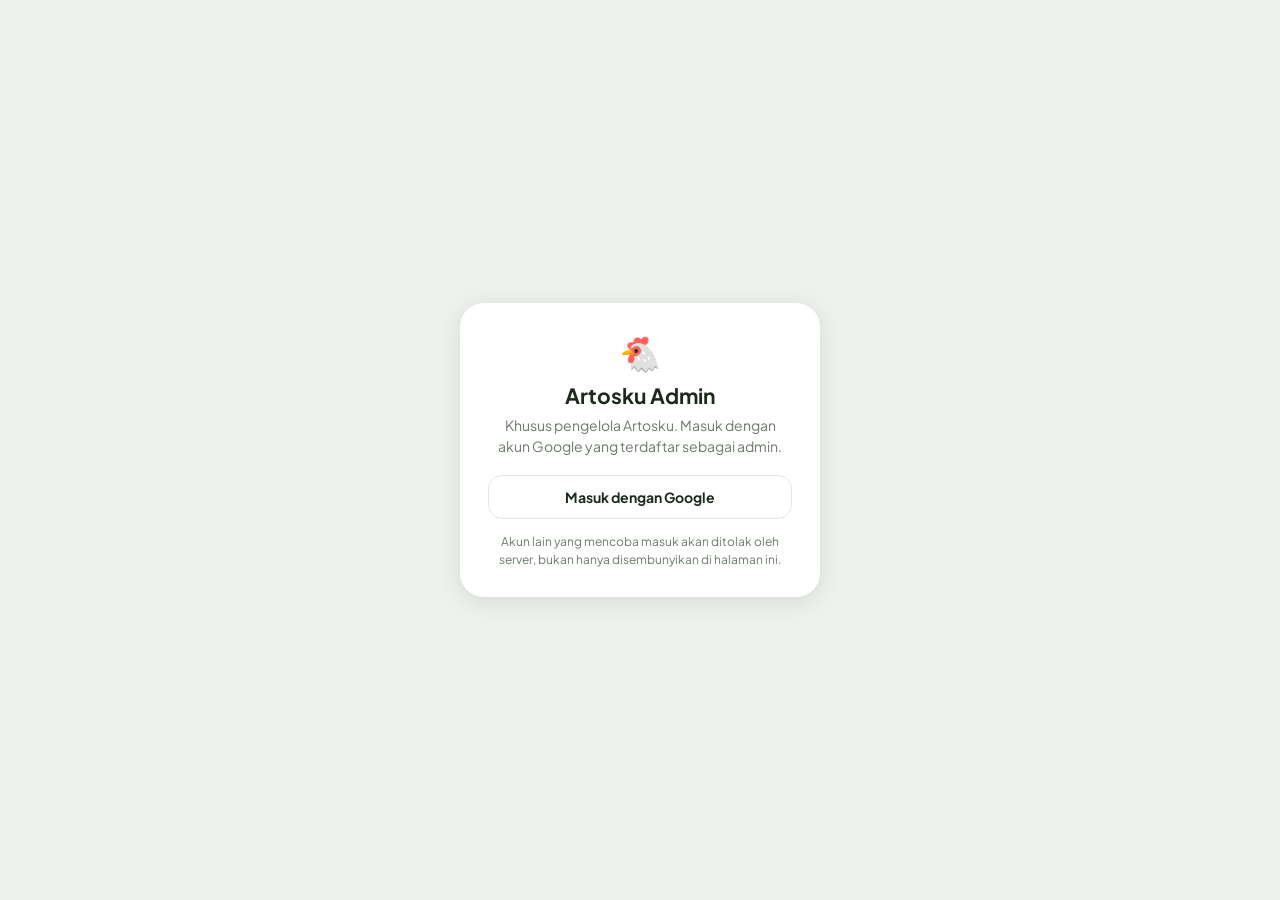
<file: preview/index.html>
<!doctype html>
<html lang="id">
<head>
<meta charset="utf-8">
<meta name="viewport" content="width=device-width,initial-scale=1">
<title>Artosku Admin</title>
<link href="https://fonts.googleapis.com/css2?family=Plus+Jakarta+Sans:wght@500;600;700;800&display=swap" rel="stylesheet">
<style>
:root{--bg:#EEF2EC;--card:#fff;--ink:#1b2a1a;--muted:#6b7a69;--line:#e3e9e0;--green:#538248;--greenbg:#E6F0E2;--red:#D9534F;--redbg:#FDECEB;--amber:#B9800A;--amberbg:#FDF3DC;--blue:#2E6BE6;--bluebg:#E8F0FD;--bar:#9DBB93;--barnow:#538248}
@media(prefers-color-scheme:dark){:root:not([data-theme=light]){--bg:#141a13;--card:#1d251c;--ink:#e8eee6;--muted:#9aa896;--line:#2c382a;--greenbg:#26361f;--redbg:#3a2220;--amberbg:#3a3015;--bluebg:#1c2a45;--bar:#3f5a38;--barnow:#7fb06f;--green:#7fb06f}}
*{box-sizing:border-box}
body{margin:0;background:var(--bg);color:var(--ink);font-family:"Plus Jakarta Sans",system-ui,sans-serif;font-size:14px}
button,input,select,textarea{font:inherit;color:inherit}
.app{display:grid;grid-template-columns:230px 1fr;min-height:100vh}
.side{background:var(--card);border-right:1px solid var(--line);padding:18px 12px;position:sticky;top:0;height:100vh;display:flex;flex-direction:column;gap:4px}
.brand{font-weight:800;font-size:17px;padding:4px 10px 14px}
.brand small{display:block;font-size:11px;color:var(--muted);font-weight:600}
.nav a{display:flex;align-items:center;gap:10px;padding:10px 12px;border-radius:12px;color:var(--ink);text-decoration:none;font-weight:600}
.nav a.on{background:var(--greenbg);color:var(--green)}
.nav a span.i{width:20px;text-align:center}
.me{margin-top:auto;font-size:12px;color:var(--muted);padding:10px;border-top:1px solid var(--line)}
.main{padding:22px 26px 60px;max-width:1100px;width:100%}
h1{font-size:22px;margin:0 0 4px}
.sub{color:var(--muted);margin:0 0 18px}
.grid{display:grid;gap:14px}
.grid>*,.app>div,.main{min-width:0}
td .btn+.btn{margin-left:4px}
td.n{white-space:nowrap}
.g4{grid-template-columns:repeat(4,1fr)}.g2{grid-template-columns:1fr 1fr}.g3{grid-template-columns:repeat(3,1fr)}
.card{background:var(--card);border-radius:18px;padding:16px;box-shadow:0 1px 6px rgba(0,0,0,.05)}
.card h3{margin:0 0 4px;font-size:14px}
.card .hint{color:var(--muted);font-size:12px;margin:0 0 12px}
.kpi .v{font-size:26px;font-weight:800;line-height:1.1}
.kpi .l{color:var(--muted);font-size:12px;margin-top:4px}
.kpi .d{font-size:12px;font-weight:700;margin-top:6px}
.up{color:var(--green)}.down{color:var(--red)}
a{color:var(--green);font-weight:700;text-decoration:none}
.chip{display:inline-block;border-radius:999px;padding:2px 9px;font-size:11px;font-weight:800}
.chip.red{background:var(--redbg);color:var(--red)}.chip.gr{background:var(--greenbg);color:var(--green)}.chip.am{background:var(--amberbg);color:var(--amber)}.chip.bl{background:var(--bluebg);color:var(--blue)}.chip.mu{background:var(--line);color:var(--muted)}
.bars{display:flex;align-items:flex-end;gap:6px;height:130px;padding-top:8px}
.bars div{flex:1;background:var(--bar);border-radius:6px 6px 2px 2px;position:relative;min-width:8px}
.bars div.now{background:var(--barnow)}
.bars div b{position:absolute;top:-16px;left:50%;transform:translateX(-50%);font-size:10px;font-weight:700;color:var(--muted);white-space:nowrap}
.axis{display:flex;gap:6px;margin-top:4px;color:var(--muted);font-size:10px}
.axis span{flex:1;text-align:center}
table{width:100%;border-collapse:collapse}
th{font-size:11px;text-transform:uppercase;letter-spacing:.3px;color:var(--muted);text-align:left;padding:8px 8px;border-bottom:1px solid var(--line)}
td{padding:10px 8px;border-bottom:1px solid var(--line);vertical-align:middle}
td.n,th.n{text-align:right;font-variant-numeric:tabular-nums}
tr:last-child td{border:0}
.tablewrap{overflow-x:auto}
.btn{border:0;border-radius:12px;padding:10px 16px;font-weight:700;background:var(--green);color:#fff;cursor:pointer}
.btn.sec{background:var(--greenbg);color:var(--green)}.btn.dng{background:var(--red)}.btn.sm{padding:6px 12px;font-size:12px}
.btn.sec{display:inline-block}
.field{display:flex;flex-direction:column;gap:5px;margin-bottom:12px}
.field label{font-size:12px;font-weight:700;color:var(--muted)}
input,select,textarea{border:1px solid var(--line);background:var(--card);border-radius:12px;padding:10px 12px}
textarea{min-height:76px;resize:vertical}
.row2{display:grid;grid-template-columns:1fr 1fr;gap:12px}
.checks{display:flex;flex-wrap:wrap;gap:8px 18px;margin-bottom:12px}
.checks label{display:flex;align-items:center;gap:6px;font-weight:600}
.switch{width:42px;height:24px;border-radius:999px;background:var(--line);position:relative;display:inline-block;vertical-align:middle;cursor:pointer}
.switch:after{content:"";position:absolute;left:3px;top:3px;width:18px;height:18px;border-radius:50%;background:#fff;transition:.15s}
.switch.on{background:var(--green)}.switch.on:after{left:21px}
.warn{background:var(--amberbg);color:var(--amber);border-radius:12px;padding:10px 12px;font-size:12px;font-weight:600;margin-bottom:12px}
.demo{position:fixed;right:14px;bottom:12px;background:var(--ink);color:var(--bg);border-radius:999px;padding:6px 12px;font-size:11px;font-weight:700;z-index:9;opacity:.85}
.sec{display:none}.sec.on{display:block}
.login{display:none;position:fixed;inset:0;background:var(--bg);z-index:20;align-items:center;justify-content:center;padding:20px}
.login.on{display:flex}
.login .box{background:var(--card);border-radius:24px;padding:28px;max-width:360px;width:100%;text-align:center;box-shadow:0 4px 24px rgba(0,0,0,.1)}
.login h2{margin:8px 0 6px}.login p{color:var(--muted);margin:0 0 18px;line-height:1.5}
.gbtn{display:block;width:100%;border:1px solid var(--line);background:var(--card);border-radius:14px;padding:12px;font-weight:700;cursor:pointer}
.tl{display:flex;gap:6px;flex-wrap:wrap;margin-bottom:14px}
.tl button{border:1px solid var(--line);background:var(--card);border-radius:999px;padding:6px 12px;font-weight:700;font-size:12px;cursor:pointer}
.tl button.on{background:var(--green);color:#fff;border-color:var(--green)}
.mono{font-family:ui-monospace,Consolas,monospace;font-size:12px}
.modal{display:none;position:fixed;inset:0;background:rgba(0,0,0,.45);z-index:30;align-items:center;justify-content:center;padding:20px}
.modal.on{display:flex}.modal .box{background:var(--card);border-radius:20px;padding:20px;max-width:380px;width:100%}
.mtop{display:none}
@media(max-width:900px){
  .app{grid-template-columns:1fr}
  .side{display:none}
  .mtop{display:block;position:sticky;top:0;background:var(--card);z-index:8;border-bottom:1px solid var(--line);padding:10px 12px}
  .mtop .t{font-weight:800;margin-bottom:8px}
  .mtop .nav{display:flex;gap:6px;overflow-x:auto;padding-bottom:2px}
  .mtop .nav a{white-space:nowrap;padding:7px 12px;background:var(--bg);flex:none}
  .main{padding:16px 14px 70px}
  .g4{grid-template-columns:1fr 1fr}.g3,.g2,.row2{grid-template-columns:1fr}
}
</style>
</head>
<body>
<div class="login on" id="login"><div class="box">
  <div style="font-size:34px">🐔</div><h2>Artosku Admin</h2>
  <p>Khusus pengelola Artosku. Masuk dengan akun Google yang terdaftar sebagai admin.</p>
  <button class="gbtn" onclick="document.getElementById('login').classList.remove('on')">Masuk dengan Google</button>
  <p style="font-size:12px;margin:14px 0 0">Akun lain yang mencoba masuk akan ditolak oleh server, bukan hanya disembunyikan di halaman ini.</p>
</div></div>

<div class="modal" id="confirm"><div class="box">
  <h3 style="margin:0 0 6px">Reset kuota AI semua user?</h3>
  <p style="color:var(--muted);margin:0 0 12px;line-height:1.5">Ini mengubah pemakaian harian SEMUA akun dan semua perangkat jadi 0. Tidak bisa dibatalkan. Ketik <b>RESET</b> untuk lanjut.</p>
  <input style="width:100%;margin-bottom:12px" placeholder="RESET">
  <div style="display:flex;gap:8px;justify-content:flex-end"><button class="btn sec" onclick="confirm_.classList.remove('on')">Batal</button><button class="btn dng" onclick="confirm_.classList.remove('on')">Reset</button></div>
</div></div>

<div class="app">
  <aside class="side">
    <div class="brand">Artosku Admin<small>klafrhlcxyyxdbrdenwk</small></div>
    <nav class="nav" id="nav1"></nav>
    <div class="me">dev.andipramana@gmail.com<br>admin</div>
  </aside>
  <div>
    <div class="mtop"><div class="t">Artosku Admin</div><nav class="nav" id="nav2"></nav></div>
    <main class="main">

<section class="sec on" id="s-ringkasan">
  <h1>Ringkasan</h1><p class="sub">Angka utama hari ini. Sumber: query “Count Registered User”, “Check New User”, “Lihat Cost”.</p>
  <div class="grid g4" style="margin-bottom:14px">
    <div class="card kpi"><div class="v">248</div><div class="l">Pendaftar total</div><div class="d up">+6 hari ini</div></div>
    <div class="card kpi"><div class="v">3</div><div class="l">Pro / Max aktif</div><div class="d">2 Pro · 1 Max</div></div>
    <div class="card kpi"><div class="v">Rp1.840</div><div class="l">Biaya AI hari ini</div><div class="d up">−32% dari kemarin</div></div>
    <div class="card kpi"><div class="v">41</div><div class="l">Panggilan AI hari ini</div><div class="d">cache 86%</div></div>
  </div>
  <div class="grid g2">
    <div class="card"><h3>Pendaftar per hari</h3><p class="hint">14 hari terakhir (WIB)</p><div class="bars" id="bars1"></div><div class="axis" id="axis1"></div></div>
    <div class="card"><h3>Biaya AI per hari</h3><p class="hint">Rp, tanpa akun uji</p><div class="bars" id="bars2"></div><div class="axis" id="axis2"></div></div>
  </div>
  <div class="card" style="margin-top:14px"><h3>Yang sedang aktif</h3><p class="hint">Sekali lihat</p>
    <div class="tablewrap"><table><tr><td>Pengumuman berlangsung</td><td><span class="chip red">1 gangguan</span></td><td class="n"><a href="#pengumuman">Buka</a></td></tr>
    <tr><td>Versi terbaru / minimum</td><td><span class="chip gr">1.7.8 / 1.7.6</span></td><td class="n"><a href="#rilis">Buka</a></td></tr>
    <tr><td>Fitur uji menyala</td><td><span class="chip am">streak_maskot</span></td><td class="n"><a href="#rilis">Buka</a></td></tr></table></div></div>
</section>

<section class="sec" id="s-pengumuman">
  <h1>Pengumuman</h1><p class="sub">Buat pengumuman, tandai selesai, dan kirim push. Yang tampil ke user: modal, daftar Pengumuman, strip di layar fitur.</p>
  <div class="grid g2">
    <div class="card"><h3>Buat pengumuman</h3><p class="hint">Teks Indonesia wajib, Inggris diisi juga.</p>
      <div class="tl"><button class="on">Gangguan</button><button>Info</button><button>Pembaruan</button></div>
      <div class="field"><label>Judul (Indonesia)</label><input value="Fitur AI lagi gangguan"></div>
      <div class="field"><label>Isi (Indonesia)</label><textarea>Catat pakai AI dan Scan struk sementara belum bisa dipakai. Catat manual tetap jalan seperti biasa.</textarea></div>
      <div class="field"><label>Judul (English)</label><input value="AI features are having problems"></div>
      <div class="field"><label>Isi (English)</label><textarea>AI logging and receipt scan are temporarily unavailable. Manual logging still works as usual.</textarea></div>
      <div class="field"><label>Fitur terdampak (muncul strip di layarnya)</label><div class="checks"><label><input type="checkbox" checked>AI</label><label><input type="checkbox">Scan</label><label><input type="checkbox">Sinkron</label><label><input type="checkbox">Backup</label><label><input type="checkbox">Langganan</label></div></div>
      <div class="row2"><div class="field"><label>Untuk</label><select><option>Semua user</option><option>Free</option><option>Pro</option><option>Max</option><option>Berbayar (Pro+Max)</option></select></div>
      <div class="field"><label>Versi app (opsional)</label><input placeholder="mis. 1.7.0 – 1.8.0"></div></div>
      <div class="checks"><label><input type="checkbox" checked>Tampilkan modal</label><label><input type="checkbox">Kirim push (hanya untuk “Semua user”)</label></div>
      <button class="btn">Terbitkan</button></div>
    <div class="card"><h3>Daftar pengumuman</h3><p class="hint">Terbaru di atas</p>
      <div class="tablewrap"><table><tr><th>Judul</th><th>Status</th><th></th></tr>
      <tr><td><b>Fitur AI lagi gangguan</b><br><span class="hint">24 Okt 14.20 · modal · AI</span></td><td><span class="chip red">Berlangsung</span></td><td class="n"><button class="btn sm sec">Kabar</button> <button class="btn sm">Selesai</button></td></tr>
      <tr><td><b>Pemeliharaan server Minggu malam</b><br><span class="hint">24 Okt 09.00 · info</span></td><td><span class="chip bl">Info</span></td><td class="n"><button class="btn sm sec">Ubah</button></td></tr>
      <tr><td><b>Artosku 1.8.0 sudah ada</b><br><span class="hint">23 Okt · pembaruan</span></td><td><span class="chip gr">Pembaruan</span></td><td class="n"><button class="btn sm sec">Ubah</button></td></tr>
      <tr><td><b>Sinkron Wallet Bersama lambat</b><br><span class="hint">20 Okt · gangguan</span></td><td><span class="chip mu">Selesai</span></td><td class="n"></td></tr></table></div></div>
  </div>
</section>

<section class="sec" id="s-pengguna">
  <h1>Pengguna</h1><p class="sub">Cari akun dan ubah paketnya. Email ditampilkan sebagian di daftar.</p>
  <div class="grid g2">
    <div class="card"><h3>Cari akun</h3><div class="field"><input placeholder="email atau sebagian email"></div>
      <div class="tablewrap"><table><tr><th>Akun</th><th>Paket</th><th>Sumber</th><th></th></tr>
      <tr><td>an••••@gmail.com</td><td><span class="chip gr">Pro</span></td><td>gift</td><td class="n"><button class="btn sm sec">Ubah</button></td></tr>
      <tr><td>mi••••@gmail.com</td><td><span class="chip bl">Max</span></td><td>Play</td><td class="n"><button class="btn sm sec">Ubah</button></td></tr>
      <tr><td>da••••@gmail.com</td><td><span class="chip mu">Free</span></td><td>—</td><td class="n"><button class="btn sm sec">Ubah</button></td></tr></table></div></div>
    <div class="card"><h3>Ubah paket (hadiah)</h3><p class="hint">Mengubah <span class="mono">subscription_type</span>, sumber “gift”. Paket dari Google Play tidak ditimpa.</p>
      <div class="field"><label>Akun</label><input value="andipramana07@gmail.com"></div>
      <div class="field"><label>Paket</label><select><option>Free</option><option selected>Pro</option><option>Max</option></select></div>
      <div class="field"><label>Berakhir (opsional)</label><input type="date"></div>
      <button class="btn">Simpan</button></div>
  </div>
</section>

<section class="sec" id="s-biaya">
  <h1>Biaya AI</h1><p class="sub">Dari tabel panggilan AI. Akun uji (demo, test, cache, synth…) tidak ikut dihitung. Kurs Rp17.900/USD.</p>
  <div class="tl"><button>Hari ini</button><button class="on">7 hari</button><button>30 hari</button><button>Semua</button><span style="flex:1"></span><select><option>Semua fitur</option><option>ai-chat</option><option>scan</option><option>quick-add</option></select></div>
  <div class="grid g2">
    <div class="card"><h3>Per hari</h3><p class="hint">Query “Lihat Cost”</p><div class="tablewrap"><table><tr><th>Tanggal</th><th class="n">Permintaan</th><th class="n">USD</th><th class="n">Rupiah</th></tr>
      <tr><td>24 Okt</td><td class="n">41</td><td class="n">0,103</td><td class="n">1.840</td></tr><tr><td>23 Okt</td><td class="n">57</td><td class="n">0,152</td><td class="n">2.720</td></tr><tr><td>22 Okt</td><td class="n">49</td><td class="n">0,127</td><td class="n">2.270</td></tr><tr><td>21 Okt</td><td class="n">38</td><td class="n">0,094</td><td class="n">1.680</td></tr></table></div></div>
    <div class="card"><h3>Per akun</h3><p class="hint">Query “Call Per User” dan “Cost Per User” (ai-chat)</p><div class="tablewrap"><table><tr><th>Akun</th><th class="n">Panggilan</th><th class="n">Rata-rata USD</th><th class="n">Rupiah</th></tr>
      <tr><td class="mono">9f3a…c1</td><td class="n">112</td><td class="n">0,0021</td><td class="n">4.210</td></tr><tr><td class="mono">41be…07</td><td class="n">86</td><td class="n">0,0019</td><td class="n">2.930</td></tr><tr><td class="mono">c07d…e2</td><td class="n">31</td><td class="n">0,0024</td><td class="n">1.330</td></tr></table></div></div>
  </div>
  <div class="card" style="margin-top:14px"><h3>Panggilan mahal</h3><p class="hint">Query “API Call”: biaya ≥ Rp20 per panggilan</p><div class="tablewrap"><table><tr><th>Waktu</th><th>Fungsi</th><th class="n">Cache</th><th class="n">Rupiah</th></tr>
    <tr><td>24 Okt 10.42</td><td>ai-chat</td><td class="n">0%</td><td class="n">31</td></tr><tr><td>23 Okt 21.07</td><td>receipt-analyze</td><td class="n">—</td><td class="n">24</td></tr></table></div></div>
</section>

<section class="sec" id="s-kuota">
  <h1>Kuota AI</h1><p class="sub">Lihat dan reset pemakaian harian. Aksi yang mengubah banyak akun selalu minta konfirmasi.</p>
  <div class="grid g2">
    <div class="card"><h3>Reset satu akun</h3><div class="field"><label>Akun</label><input placeholder="email"></div><button class="btn">Reset akun ini</button></div>
    <div class="card"><h3>Reset semua user</h3><p class="hint">Query “Reset Quota AI All User”: pemakaian akun dan perangkat jadi 0.</p><div class="warn">Memengaruhi semua akun. Butuh ketik RESET.</div><button class="btn dng" onclick="confirm_.classList.add('on')">Reset semua…</button></div>
  </div>
</section>

<section class="sec" id="s-promo">
  <h1>Promo</h1><p class="sub">Kuota AI tambahan untuk akun Free (dasarnya 5 per hari). Promo pengguna baru menggantikan promo umum selama berlaku, tidak ditumpuk. Setiap perubahan tercatat di log admin.</p>
  <div class="grid g2">
    <div class="card"><h3>Promo umum</h3><p class="hint">Untuk semua akun Free.</p>
      <div class="row2"><div class="field"><label>Tambahan per hari</label><input value="5"></div><div class="field"><label>Berakhir (tanggal, 23:59 WIB)</label><input type="date" value="2026-12-31"></div></div>
      <div class="field"><label>Menyala</label><span class="switch on"></span></div><button class="btn">Simpan</button></div>
    <div class="card"><h3>Promo pengguna baru</h3><p class="hint">Akun yang dibuat sejak tanggal di bawah dapat tambahan selama beberapa hari sejak daftar.</p>
      <div class="row2"><div class="field"><label>Tambahan per hari</label><input value="5"></div><div class="field"><label>Lama (hari)</label><input value="7"></div></div>
      <div class="field"><label>Berlaku untuk akun sejak (tanggal, 00:00 WIB)</label><input type="date" value="2026-11-09"></div><button class="btn">Simpan</button></div>
  </div>
  <div class="card"><h3>Promo per pengguna</h3><p class="hint">Kalau satu akun punya beberapa yang aktif, yang terbesar dipakai.</p>
    <div style="display:flex;gap:8px;flex-wrap:wrap;margin-bottom:10px"><input class="sm-input" placeholder="Cari email"><button class="btn sm sec">Cari</button><button class="btn sm">Tambah</button><button class="btn sm sec">Ubah banyak</button></div>
    <div class="tablewrap"><table><tr><th>Akun</th><th class="n">Tambahan</th><th>Berakhir</th><th>Status</th><th></th></tr>
      <tr><td><b>budi@contoh.test</b><br><span class="hint">Tester beta</span></td><td class="n">+20</td><td>15 Des, 23.59</td><td><span class="chip gr">Aktif</span></td><td class="n"><button class="btn sm sec">Ubah</button></td></tr>
      <tr><td><b>sari@contoh.test</b></td><td class="n">+10</td><td>tanpa batas</td><td><span class="chip gr">Aktif</span></td><td class="n"><button class="btn sm sec">Ubah</button></td></tr>
      <tr><td><b>andi@contoh.test</b></td><td class="n">+50</td><td>1 Nov, 23.59</td><td><span class="chip am">Berakhir</span></td><td class="n"><button class="btn sm sec">Ubah</button></td></tr>
      <tr><td><b>dewi@contoh.test</b></td><td class="n">+15</td><td>20 Des, 23.59</td><td><span class="chip rd">Mati</span></td><td class="n"><button class="btn sm sec">Ubah</button></td></tr></table></div></div>
</section>

<section class="sec" id="s-keuangan">
  <h1>Keuangan</h1><p class="sub">Ringkasan sejak 12 Oktober 2026 dan catatan uang masuk keluar yang kamu isi sendiri. Pendapatan langganan adalah perkiraan dari langganan Play; produk sekali beli ikut dari yang kamu catat.</p>
  <div class="card" style="margin-bottom:14px"><h3>Ringkasan sepanjang waktu</h3><div class="tablewrap"><table>
    <tr><td>Langganan (perkiraan)</td><td class="n">Rp1.250.000</td></tr>
    <tr><td>Produk sekali beli (yang kamu catat)</td><td class="n">Rp212.350</td></tr>
    <tr><td><b>Pendapatan kotor</b></td><td class="n"><b>Rp1.462.350</b></td></tr>
    <tr><td>− Potongan Google 15%</td><td class="n">Rp219.353</td></tr>
    <tr><td><b>Pendapatan bersih</b></td><td class="n"><b>Rp1.242.998</b></td></tr>
    <tr><td>− Biaya AI semua akun</td><td class="n">Rp310.000</td></tr>
    <tr><td><b>Estimasi keuntungan total</b></td><td class="n up"><b>Rp932.998</b></td></tr></table></div></div>
  <div class="card" style="margin-bottom:14px"><h3>Produk sekali beli</h3>
    <p class="hint">Traktir Matcha dan produk sekali beli lain dari Google Play. Aplikasi belum mengirim pembelian ini ke server, jadi catat sendiri dari daftar pesanan Play Console. Dihitung terpisah dari langganan.</p>
    <div style="display:flex;gap:8px;flex-wrap:wrap;margin-bottom:10px;align-items:end">
      <div class="field" style="margin:0"><label>Dari</label><input type="date" value="2026-11-01"></div>
      <div class="field" style="margin:0"><label>Sampai</label><input type="date" value="2026-11-08"></div>
      <button class="btn sm sec">Terapkan</button><button class="btn sm" onclick="otm.classList.add('on')">Tambah</button></div>
    <p style="margin:0 0 10px"><b>4</b> pembelian · kotor <b>Rp212.350</b> · bersih setelah potongan 15% <b>Rp180.498</b> · <span class="chip am">1 pembelian mata uang lain tidak dihitung</span></p>
    <div class="tablewrap"><table><tr><th>Tanggal</th><th>Produk</th><th class="n">Jumlah</th><th></th></tr>
      <tr><td>7 Nov, 09.12<br><span class="hint">dari Play Console</span></td><td><b>Matcha besar</b><br><span class="hint">budi@contoh.test</span><br><span class="hint mono pm">GPA.3321-8890-1234</span></td><td class="n">USD 9,99</td><td class="n"><button class="btn sm sec">Ubah</button> <button class="btn sm sec">Hapus</button></td></tr>
      <tr><td>6 Nov, 12.40</td><td><b>Matcha sedang</b></td><td class="n">Rp25.000</td><td class="n"><button class="btn sm sec">Ubah</button> <button class="btn sm sec">Hapus</button></td></tr>
      <tr><td>5 Nov, 20.05</td><td><b>Matcha kecil</b></td><td class="n">USD 1,99</td><td class="n"><button class="btn sm sec">Ubah</button> <button class="btn sm sec">Hapus</button></td></tr>
      <tr><td>5 Nov, 08.30</td><td><b>Matcha besar</b></td><td class="n">EUR 9,99</td><td class="n"><button class="btn sm sec">Ubah</button> <button class="btn sm sec">Hapus</button></td></tr></table></div></div>
</section>

<div class="modal" id="otm"><div class="box">
  <h3 style="margin:0 0 6px">Tambah pembelian</h3>
  <div class="field"><label>Produk</label><select><option>Matcha kecil</option><option>Matcha sedang</option><option>Matcha besar</option><option>Lainnya</option></select></div>
  <div class="field"><label>Tanggal dan jam (WIB)</label><input type="datetime-local" value="2026-11-08T10:30"></div>
  <div class="row2"><div class="field"><label>Jumlah</label><input value="1.99"></div><div class="field"><label>Mata uang</label><input value="USD"></div></div>
  <div class="field"><label>Email pembeli (opsional)</label><input></div>
  <div class="field"><label>Order id (opsional, mis. GPA.1234-5678)</label><input></div>
  <div class="field"><label>Catatan (opsional)</label><input></div>
  <div style="display:flex;gap:8px;justify-content:flex-end"><button class="btn sec" onclick="otm.classList.remove('on')">Batal</button><button class="btn">Simpan</button></div>
</div></div>

<section class="sec" id="s-rilis">
  <h1>Rilis dan pengaturan</h1><p class="sub">Versi aplikasi, fitur uji, dan parameter. Query “Update Min Version”, “Toggle Streak Test”, “Select URL”.</p>
  <div class="grid g2">
    <div class="card"><h3>Versi aplikasi</h3><p class="hint">Isi setelah versi baru masuk produksi.</p>
      <div class="row2"><div class="field"><label>Versi terbaru</label><input value="1.7.8"></div><div class="field"><label>Build terbaru</label><input placeholder="mis. 55"></div></div>
      <div class="field"><label>Versi minimum (di bawah ini dipaksa update)</label><input value="1.7.6"></div>
      <div class="field"><label>Pesan (opsional)</label><input></div>
      <div class="warn">Menaikkan versi minimum memblokir app versi lama. Cek dulu.</div>
      <button class="btn">Simpan</button></div>
    <div class="card"><h3>Fitur uji</h3><p class="hint">Tabel app_feature_flags</p>
      <div class="tablewrap"><table><tr><td><b>streak_maskot</b><br><span class="hint">mascot streak</span></td><td class="n"><span class="switch on"></span></td></tr>
      <tr><td><b>streak_test_menu</b><br><span class="hint">menu uji streak</span></td><td class="n"><span class="switch"></span></td></tr>
      <tr><td><b>matcha</b><br><span class="hint">Traktir Matcha</span></td><td class="n"><span class="switch on"></span></td></tr></table></div></div>
    <div class="card"><h3>Parameter</h3><p class="hint">Tabel app_parameters (angka kuota dan harga hidup di sini)</p>
      <div class="field"><label>download_page_url</label><input value="https://play.google.com/store/apps/details?id=com.artosku"></div>
      <div class="field"><label>Cari parameter lain</label><input placeholder="nama parameter"></div><button class="btn">Simpan</button></div>
    <div class="card"><h3>Catatan pembaruan</h3><p class="hint">Tab versi di layar “Apa yang baru” (Indonesia, Inggris di katalog app)</p>
      <div class="warn">Isinya daftar kalimat per versi; mengubahnya di sini harus ikut mengubah terjemahan Inggris di app.</div><button class="btn sec">Lihat daftar</button></div>
  </div>
</section>

    </main>
  </div>
</div>
<div class="demo">Contoh tampilan · data bukan asli</div>
<script>
if(location.search.includes('in'))document.getElementById('login').classList.remove('on');
const confirm_=document.getElementById('confirm');const otm=document.getElementById('otm');if(location.search.includes('modal'))otm.classList.add('on');
const items=[['ringkasan','📊','Ringkasan'],['pengumuman','📢','Pengumuman'],['pengguna','👤','Pengguna'],['biaya','💸','Biaya AI'],['kuota','⏱️','Kuota AI'],['keuangan','💰','Keuangan'],['promo','🎁','Promo'],['rilis','🚀','Rilis & pengaturan']];
for(const id of ['nav1','nav2']){document.getElementById(id).innerHTML=items.map(([k,i,t])=>`<a href="#${k}" data-k="${k}"><span class="i">${i}</span>${t}</a>`).join('')}
function route(){const k=(location.hash||'#ringkasan').slice(1);document.querySelectorAll('.sec').forEach(s=>s.classList.toggle('on',s.id==='s-'+k));document.querySelectorAll('.nav a').forEach(a=>a.classList.toggle('on',a.dataset.k===k))}
addEventListener('hashchange',route);route();
function bars(el,ax,vals,labels,fmt){const max=Math.max(...vals);document.getElementById(el).innerHTML=vals.map((v,i)=>`<div class="${i===vals.length-1?'now':''}" style="height:${Math.max(6,v/max*100)}%"><b>${i%3===vals.length%3||i===vals.length-1?fmt(v):''}</b></div>`).join('');document.getElementById(ax).innerHTML=labels.map((l,i)=>`<span>${i%2===(labels.length-1)%2?l:''}</span>`).join('')}
const days=Array.from({length:14},(_,i)=>String(11+i>31?11+i-31:11+i));
bars('bars1','axis1',[3,5,2,4,7,3,6,5,4,8,5,6,4,6],days,v=>v);
bars('bars2','axis2',[2400,3100,1900,2800,3600,2100,2500,2700,1700,2300,3000,2270,2720,1840],days,v=>(v/1000).toFixed(1)+'rb');
document.querySelectorAll('.switch').forEach(s=>s.onclick=()=>s.classList.toggle('on'));
document.querySelectorAll('.tl button').forEach(b=>b.onclick=()=>{b.parentElement.querySelectorAll('button').forEach(x=>x.classList.remove('on'));b.classList.add('on')});
</script>
</body>
</html>
</file>
